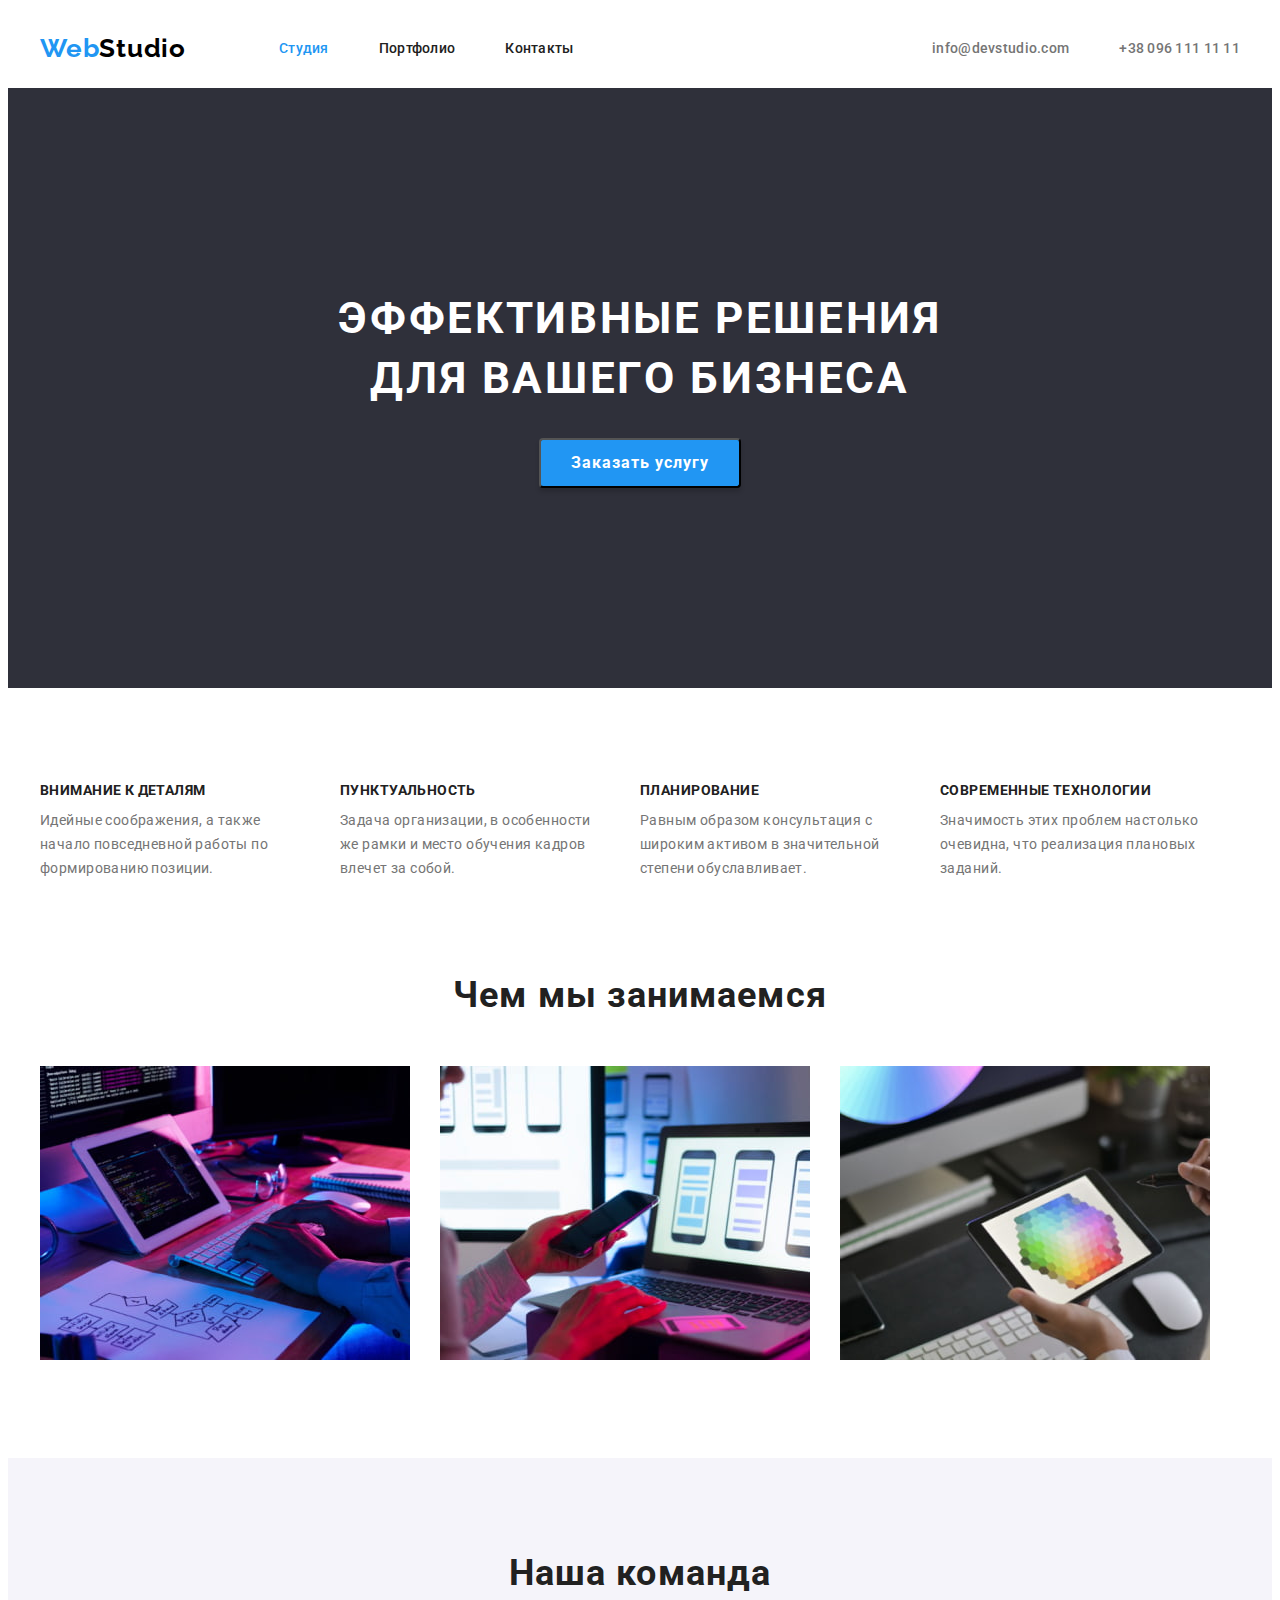
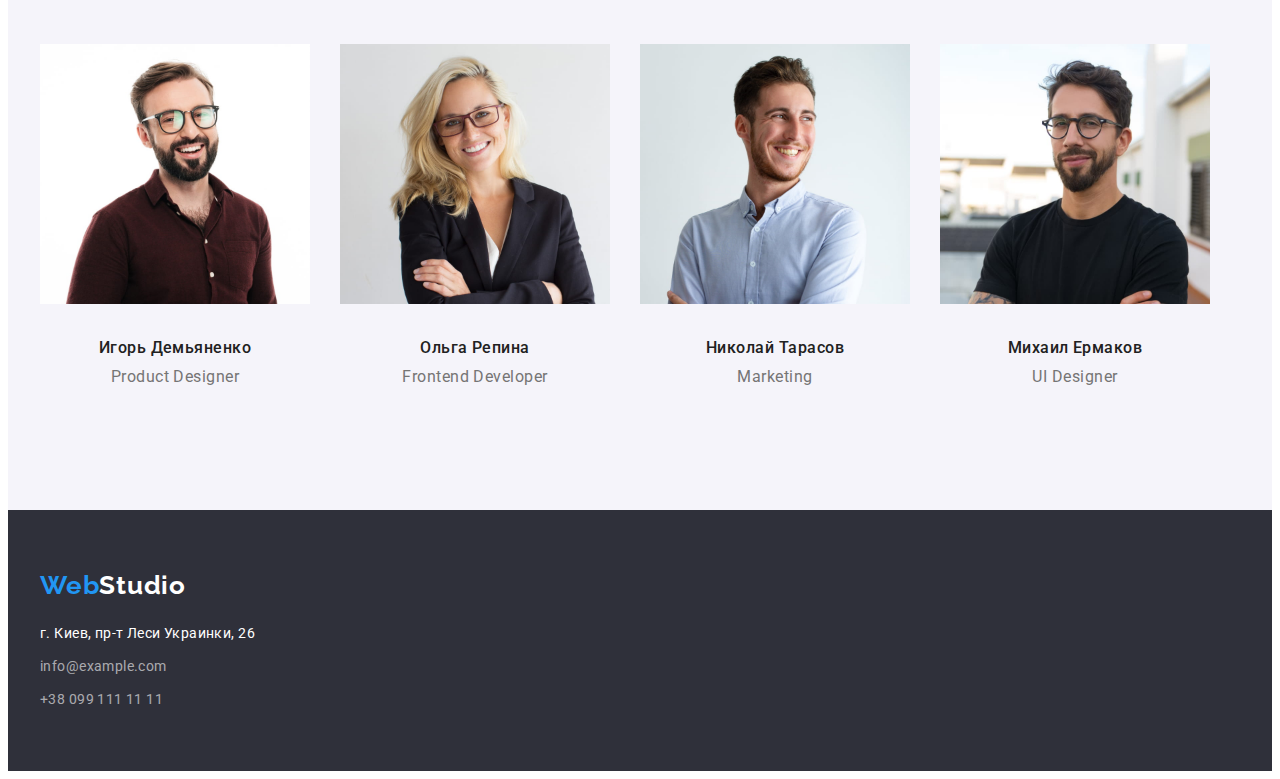
<file: index.html>
<!DOCTYPE html>
<html lang="ru">
  <head>
    <meta charset="UTF-8" />
    <meta http-equiv="X-UA-Compatible" content="IE=edge" />
    <meta name="viewport" content="width=device-width, initial-scale=1.0" />
    <title>Эффективные решения для вашего бизнеса</title>
    <link
      rel="stylesheet"
      href="https://cdnjs.cloudflare.com/ajax/libs/modern-normalize/1.1.0/modern-normalize.min.css"
      integrity="sha512-wpPYUAdjBVSE4KJnH1VR1HeZfpl1ub8YT/NKx4PuQ5NmX2tKuGu6U/JRp5y+Y8XG2tV+wKQpNHVUX03MfMFn9Q=="
      crossorigin="anonymous"
      referrerpolicy="no-referrer"
    />
    <link rel="preconnect" href="https://fonts.googleapis.com" />
    <link rel="preconnect" href="https://fonts.gstatic.com" crossorigin />
    <link
      href="https://fonts.googleapis.com/css2?family=Raleway:wght@700&family=Roboto:wght@400;500;700;900&display=swap"
      rel="stylesheet"
    />
    <link rel="stylesheet" href="./css/styles.css" />
  </head>
  <body>
    <!-- Header section -->
    <header class="header" >
      <div class="container header-container">
       
          <a class="logo logo-header link" lang="en" href=""
            ><span class="logo1">Web</span>Studio
            </a>  
            <nav class="header-nav">
          <ul class="header-list list">
            <li class="header-item">
              <a class="header-link main link" href="">Студия</a>
            </li>
            <li class="header-item">
              <a class="header-link link" href="./portfolio.html">Портфолио</a>
            </li>
            <li class="header-item">
              <a class="header-link link" href="">Контакты</a>
            </li>
          </ul>
        </nav>

        <ul class="adress adress-phone list">
          <li>
            <a class="mail link" href="mailto:info@devstudio.com">info@devstudio.com</a>
          </li>
          <li>
            <a class="header-phone link" href="tel:+380961111111" link> +38 096 111 11 11</a>
          </li>
        </ul>
      
      </div>
    </header>

    <!-- Main section -->
    <main>
      <!-- Hero section -->
      <section class="hero">
        <div class="container">
          <h1 class="main-title">Эффективные решения для вашего бизнеса</h1>
          <button class="main-button hero" type="button">Заказать услугу</button>
        </div>
      </section>
      <section class="our-osobennosti">
        <div class="container">
          <h2 class="visually-hidden">Наши особенности</h2>
                    <ul class="list our-peculiarities" >
            
            <li class="list-peculiarities">
              <h3 class="about-title">Внимание к деталям</h3>

              <p class="about-h3">
                Идейные соображения, а также начало повседневной работы по формированию позиции.
              </p>
            </li>
            
            <li class="list-peculiarities">
              <h3 class="about-title">Пунктуальность</h3>

              <p class="about-h3">
                Задача организации, в особенности же рамки и место обучения кадров влечет за собой.
              </p>
            </li>
            <li class="list-peculiarities">
              <h3 class="about-title">Планирование</h3>

              <p class="about-h3">
                Равным образом консультация с широким активом в значительной степени обуславливает.
              </p>
            </li>
            <li class="list-peculiarities">
              <h3 class="about-title">Современные технологии</h3>

              <p class="about-h3">
                Значимость этих проблем настолько очевидна, что реализация плановых заданий.
              </p>
            </li>
          </ul>
      
        </div>
      </section>
      <!-- About section -->
      <section class="about">
        <div class="container">
          <h2 class="about-our">Чем мы занимаемся</h2>
          <ul class="about-img list">
            <li class="img">
              <img src="./images/Main/About/img.jpg" alt="verstka" width="370" height="294" />
            </li>
            <li class="img">
              <img src="./images/Main/About/img-1.jpg" alt="design" width="370" height="294" />
            </li>
            <li class="img">
              <img src="./images/Main/About/img-2.jpg" alt="decor" width="370" height="294" />
            </li>
          </ul>
        </div>
      </section>
      <section class="team">
        <div class="container">
          <h2 class="about-our">Наша команда</h2>
          <ul class="about-img ">
            <li>
              <img 
                src="./images/Main/our-team/Igor.jpg"
                alt="Игорь Демьяненко"
                width="270"
                height="260"
              />
              <div class="list-our">
              <h3 class="our-team">Игорь Демьяненко</h3>
              <p class="job-title" lang="en">Product Designer</p>
              </div>
            </li>
            <li>
              <img
                src="./images/Main/our-team/Olga.jpg"
                alt="Ольга Репина"
                width="270"
                height="260"
              />
              <div class="list-our">
              <h3 class="our-team">Ольга Репина</h3>
              <p class="job-title" lang="en">Frontend Developer</p>
              </div>
            </li>
            <li>
              <img
                src="./images/Main/our-team/Nikolay.jpg"
                alt="Николай Тарасов"
                width="270"
                height="260"
              />
              <div class="list-our">
              <h3 class="our-team">Николай Тарасов</h3>
              <p class="job-title" lang="en">Marketing</p>
              </div>
            </li>
            <li>
              <img
                src="./images/Main/our-team/Mihail.jpg"
                alt="Михаил Ермаков"
                width="270"
                height="260"
              />
              <div class="list-our">
              <h3 class="our-team">Михаил Ермаков</h3>
              <p class="job-title" lang="en">UI Designer</p>
              </div>
            </li>
          </ul>
        </div>
      </section>
    </main>
    <!-- Footer section -->
    <footer class="footer">
      <div class="container">
        <a class="logo logo-footer link" lang="en" href=""
          ><span class="logo1">Web</span><span class="logo2">Studio</span></a
        >
        <address>
          <ul class="contacts-group list">
            <li class="footer-link contacts-adress">
              <a
                class="contacts-link link"
                href="https://goo.gl/maps/rxHmYrXE4vKQrbf1A"
                target="_blank"
                rel="noopener noreferrer"
                >г. Киев, пр-т Леси Украинки, 26</a
              >
            </li>
            <li class="footer-link contacts-mail">
              <a class="contacts-link mail-tel link" href="mailto:info@example.com"
                >info@example.com</a
              >
            </li>
            <li class="footer-link contacts-tel">
              <a class="contacts-link mail-tel link" href="tel:+380991111111">+38 099 111 11 11</a>
            </li>
          </ul>
        </address>
      </div>
    </footer>
  </body>
</html>
</file>
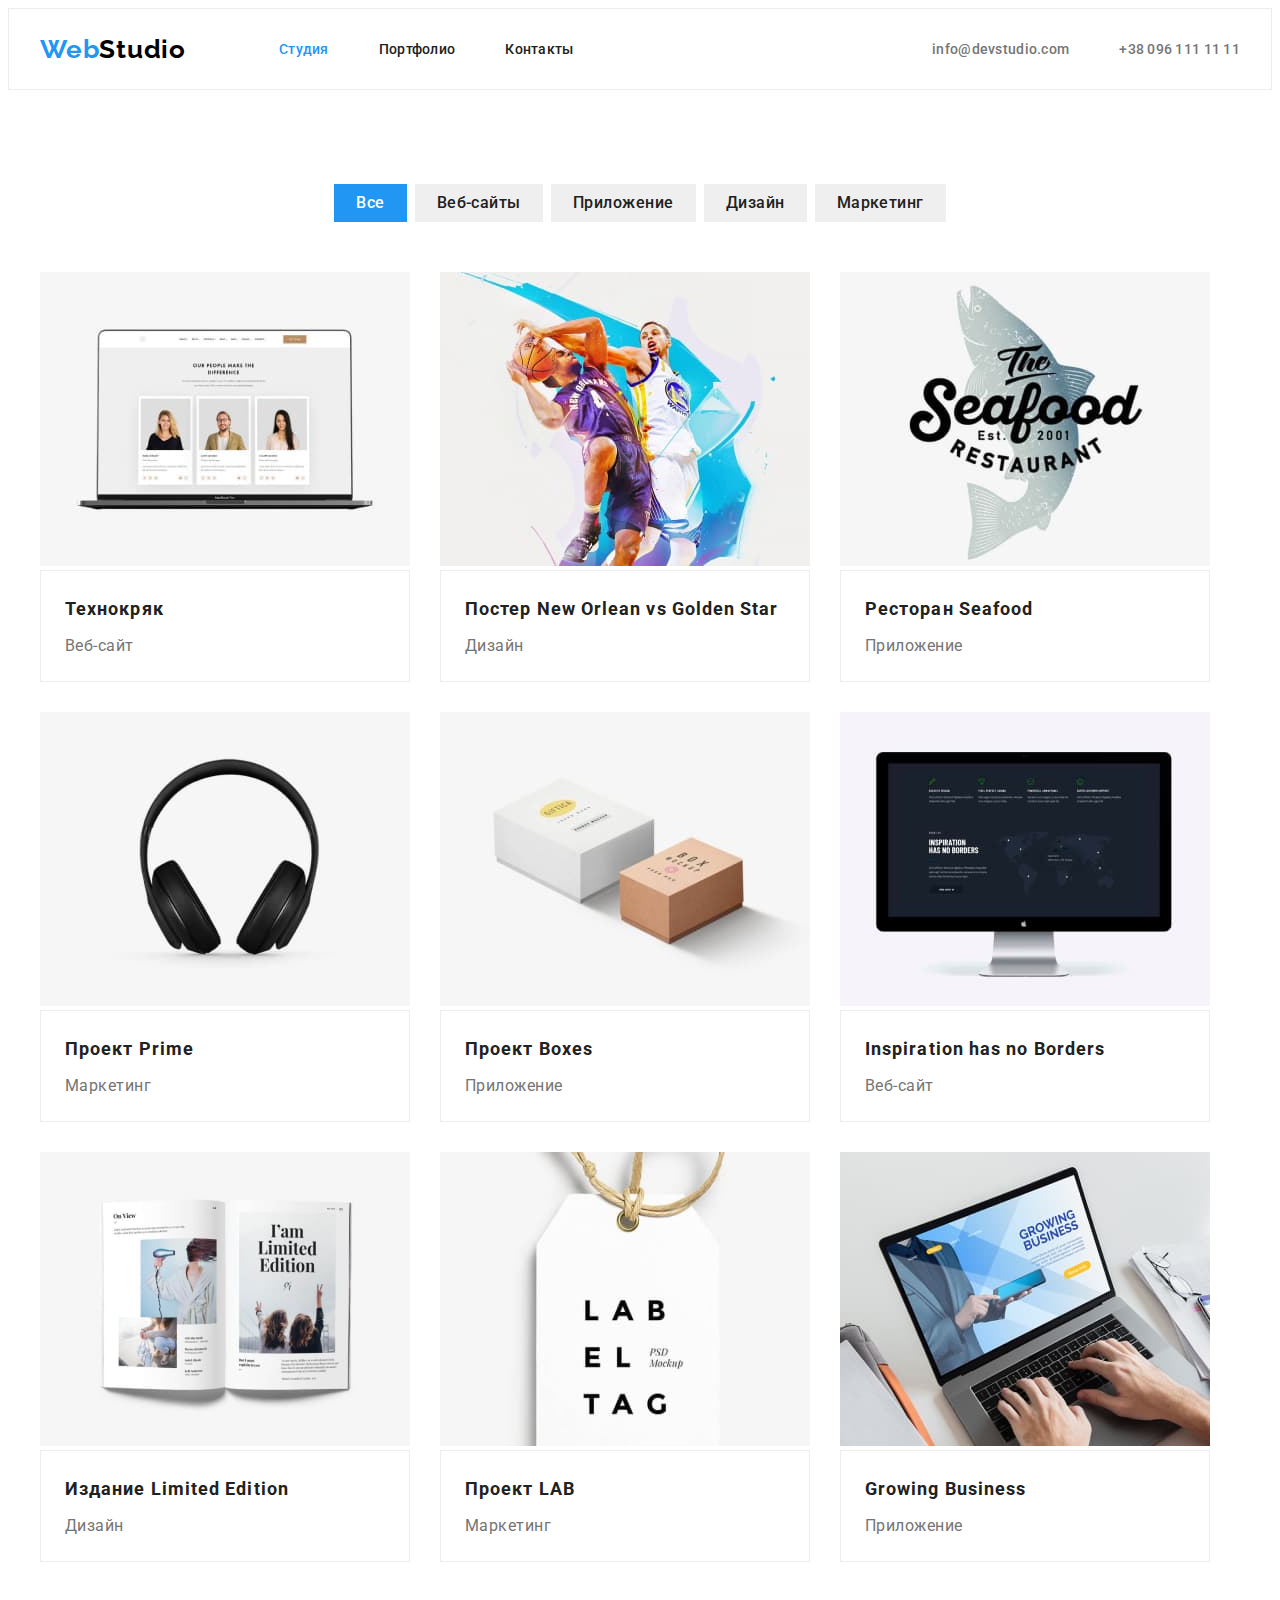
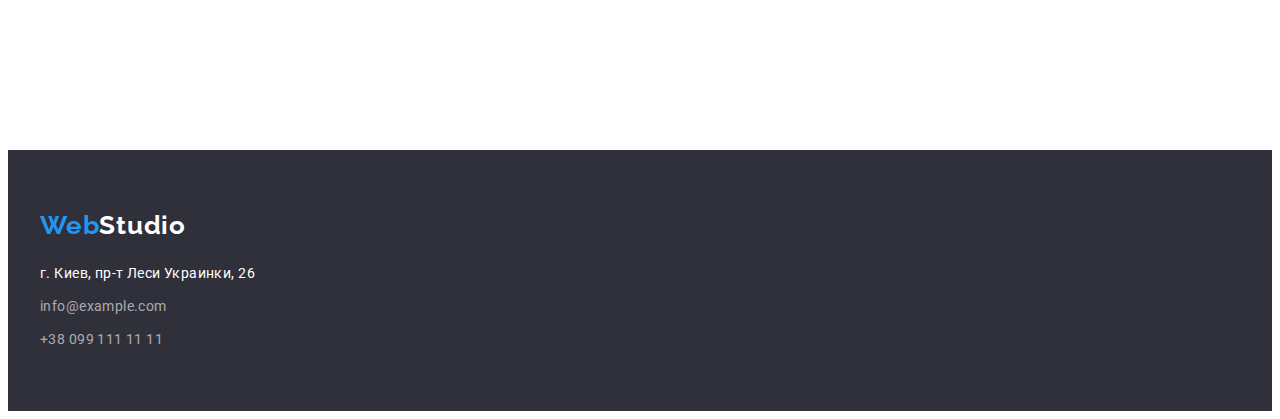
<file: portfolio.html>
<!DOCTYPE html>
<html lang="ru">
  <head>
    <meta charset="UTF-8" />
    <meta http-equiv="X-UA-Compatible" content="IE=edge" />
    <meta name="viewport" content="width=device-width, initial-scale=1.0" />
    <title>Портфолио</title>
    <link
      rel="stylesheet"
      href="https://cdnjs.cloudflare.com/ajax/libs/modern-normalize/1.1.0/modern-normalize.min.css"
      integrity="sha512-wpPYUAdjBVSE4KJnH1VR1HeZfpl1ub8YT/NKx4PuQ5NmX2tKuGu6U/JRp5y+Y8XG2tV+wKQpNHVUX03MfMFn9Q=="
      crossorigin="anonymous"
      referrerpolicy="no-referrer"
    />
    <!-- Fonts start -->
    <link rel="preconnect" href="https://fonts.googleapis.com" />
    <link rel="preconnect" href="https://fonts.gstatic.com" crossorigin />
    <link
      href="https://fonts.googleapis.com/css2?family=Raleway:wght@700&family=Roboto:wght@400;500;700;900&display=swap"
      rel="stylesheet"
    />
    <!-- Fonts end -->
    <link rel="stylesheet" href="./css/styles.css" />
  </head>
  <body>
    <!-- Header section -->
    <header class="header header-portfolio" >
      <div class="container header-container">
       
          <a class="logo logo-header link" lang="en" href=""
            ><span class="logo1">Web</span>Studio
            </a>  
            <nav class="header-nav">
          <ul class="header-list list">
            <li class="header-item">
              <a class="header-link main link" href="./index.html">Студия</a>
            </li>
            <li class="header-item">
              <a class="header-link link" href="">Портфолио</a>
            </li>
            <li class="header-item">
              <a class="header-link link" href="">Контакты</a>
            </li>
          </ul>
        </nav>

        <ul class="adress adress-phone list">
          <li>
            <a class="mail link" href="mailto:info@devstudio.com">info@devstudio.com</a>
          </li>
          <li>
            <a class="header-phone link" href="tel:+380961111111" link> +38 096 111 11 11</a>
          </li>
        </ul>
      
      </div>
    </header>
    <!-- Main section -->
    <main>
      <!-- Hero section -->
      <section class="hero1">
        <div class="container">
          <ul class="button list">
            <li class="btn">
              <button class="main-button-portfolio" type="button">Все</button>
            </li>
            <li class="btn">
              <button class="secondary-button">Веб-сайты</button>
            </li>
            <li class="btn">
              <button class="secondary-button" type="button">Приложение</button>
            </li>
            <li class="btn">
              <button class="secondary-button" type="button">Дизайн</button>
            </li>
            <li class="btn">
              <button class="secondary-button" type="button">Маркетинг</button>
            </li>
          </ul>

          <ul class="images-list list">
            <li class="img">
              <a href class="link">
                <img src="./images/Portfolio/Tehnokryak.jpg" alt="Технокряк" width="370" />
                <div class="images-portfolio">
                <h3 class="text">Технокряк</h3>
                <p class="desc">Веб-сайт</p>
              </div>
              </a>
            </li>
            <li class="img">
              <a href class="link">
                <img
                  src="./images/Portfolio/Poster.jpg"
                  alt="Постер New Orlean vs Golden Star"
                  width="370"
                /><div class="images-portfolio">
                <h3 class="text">Постер <span lang="en">New Orlean vs Golden Star</span></h3>
                <p class="desc">Дизайн</p>
              </div>
              </a>
            </li>
            <li class="img">
              <a href class="link">
                <img src="./images/Portfolio/Seafood.jpg" alt="Ресторан Seafood" width="370" />
                <div class="images-portfolio">
                <h3 class="text">Ресторан<span lang="en"> Seafood</span></h3>
                <p class="desc">Приложение</p>
              </div>
              </a>
            </li>
            <li class="img">
              <a href class="link">
                <img src="./images/Portfolio/headphones.jpg" alt="Проект Prime" width="370" />
                <div class="images-portfolio">
                <h3 class="text">Проект<span lang="en"> Prime</span></h3>
                <p class="desc">Маркетинг</p>
              </div>
              </a>
            </li>
            <li class="img">
              <a href class="link">
                <img src="./images/Portfolio/Boxes.jpg" alt="Проект Boxes" width="370" />
                <div class="images-portfolio">
                <h3 class="text">Проект<span lang="en"> Boxes</span></h3>
                <p class="desc">Приложение</p>
              </div>
              </a>
            </li>
            <li class="img">
              <a href class="link">
                <img
                  src="./images/Portfolio/Monitor.jpg"
                  alt="Inspiration has no Borders"
                  width="370"
                />
                <div class="images-portfolio">
                <h3 class="text" lang="en">Inspiration has no Borders</h3>
                <p class="desc">Веб-сайт</p>
              </div>
              </a>
            </li>
            <li class="img">
              <a href class="link">
                <img src="./images/Portfolio/Book.jpg" alt="Издание Limited Edition" width="370" />
                <div class="images-portfolio">
                <h3 class="text">Издание<span lang="en"> Limited Edition</span></h3>
                <p class="desc">Дизайн</p>
              </div>
              </a>
            </li>
            <li class="img">
              <a href class="link">
                <img src="./images/Portfolio/Project.jpg" alt="Проект LAB" width="370" />
                <div class="images-portfolio">
                <h3 class="text">Проект<span lang="en"> LAB</span></h3>
                <p class="desc">Маркетинг</p>
              </div>
              </a>
            </li>

            <li class="img">
              <a href class="link">
                <img src="./images/Portfolio/Notebook.jpg" alt="Growing Business" width="370" />
                <div class="images-portfolio">
                <h3 class="text" lang="en">Growing Business</h3>
                <p class="desc">Приложение</p>
              </div>
              </a>
            </li>
          </ul>
        </div>
      </section>
    </main>
    <!-- Footer section -->
    <footer class="footer">
      <div class="container">
        <a class="logo logo-footer link" lang="en" href=""
          ><span class="logo1">Web</span><span class="logo2">Studio</span></a
        >
        <address>
          <ul class="contacts-group list">
            <li class="footer-link contacts-adress">
              <a
                class="contacts-link link"
                href="https://goo.gl/maps/rxHmYrXE4vKQrbf1A"
                target="_blank"
                rel="noopener noreferrer"
                >г. Киев, пр-т Леси Украинки, 26</a
              >
            </li>
            <li class="footer-link contacts-mail">
              <a class="contacts-link mail-tel link" href="mailto:info@example.com"
                >info@example.com</a
              >
            </li>
            <li class="footer-link contacts-tel">
              <a class="contacts-link mail-tel link" href="tel:+380991111111">+38 099 111 11 11</a>
            </li>
          </ul>
        </address>
      </div>
    </footer>
  </body>
</html>
</file>
<file: css/styles.css>
:root{
    /* fonts */
    --main-font: "Roboto", sans-serif;
    --secondary-font: "Raleway", sans-serif;
    /* text colors */
    --header-web-txt-cl: #000000;
    --header-secondary-web-txt-cl: #2196F3;
    --header-secondary-tel-cl: #757575;
    
    --main-txt-cl:#FFFFFF;
    --main-secondary-txt-cl:#188CE8; 
    --main-osob-txt-cl: #212121;
    --main-osob1-txt-cl:#757575;
    --main-secon-team-txt-cl: #757575;

    --footer-web-txt-cl:#FFFFFF;
    --footer--web-secondary-txt-cl:#2196F3;
    --footer-address-txt-cl:#FFFFFF;

    /* bg colors */
    --header-bg-cl: #FFFFFF;

    --main-bg-cl: #2F303A;
    --main-secondary-bg-cl:#E5E5E5;
    --main-team-bg-cl: #F5F4FA;
    
    --footer-bg-cl: #2F303A;
    
    /* others */
}
body {
   font-family: var(--main-font);
   color: #212121;
   }
   a{
    text-decoration: none;
    color: currentColor;
    }
    h1,h2,h3,h4,h5,h6,p{
        margin: 0;
    }
    ul,ol{
        list-style: none;
    }
     
    .container {
        width: 1200px;
        padding-left: 15px;
        padding-right: 15px;
        margin-left: auto;
        margin-right: auto;

    }
    .header-container,
    .adress{
        display: flex;
        align-items: center;
    } 
    .logo-header{
        margin-right: 93px;
        padding-top: 24px;
        padding-bottom: 24px;
    }
    .header-nav{
        margin-right: auto;
    }
   .header-link,
   .mail,
   .header-phone{
    display: block;
        padding-top: 32px;
        padding-bottom: 32px;
    }
    .header-list{
        display: flex;
        gap: 50px;
    }
     
    .mail{
 font-weight: 500;
font-size: 14px;
line-height:calc(16/14);
letter-spacing: 0.02em;

color:var(--header-secondary-tel-cl);

   }
    .adress-phone{
        gap: 50px;
 font-weight: 500;
font-size: 14px;
line-height: 16px;
letter-spacing: 0.02em;

color: #757575;
   }
  .hero{
    background-color: var(--main-bg-cl);
    padding-top: 200px;
    padding-bottom: 200px;
    }

.main-title{
    width: 696px;
    /* padding: 200px 256px 280px; */
  margin-left: auto;
  margin-right: auto;
  margin-bottom: 30px;
    font-weight: 900px;
    font-size: 44px;
    line-height:calc(60/44);
    /* or 136% */
    
    text-align: center;
    letter-spacing: 0.06em;
    text-transform: uppercase;
    
    color: #FFFFFF;
    }
.main-button {
display: block;
margin: 0 auto;
max-width: 250px;
min-width: 200px;
min-height: 50px;
padding: 8px 30px;
background: #2196F3;
box-shadow: 0px 4px 4px rgba(0, 0, 0, 0.15);
border-radius: 4px;

font-family:inherit;
font-weight: 700;
font-size: 16px;
line-height:calc(30/16);
/* identical to box height, or 188% */
letter-spacing: 0.06em;

color: #FFFFFF;
cursor: pointer;
}
.visually-hidden {
    position: absolute;
    white-space: nowrap;
    width: 1px;
    height: 1px;
    overflow: hidden;
    border: 0;
    padding: 0;
    clip: rect(0 0 0 0);
    clip-path: inset(50%);
    margin: -1px;
  }  
  .list-peculiarities{
    width: 270px;
  }
  .our-osobennosti{
    padding-top: 94px;
  }
.our-peculiarities{
    display: flex;
    gap: 30px;
    flex-basis: 270px;
    padding-top: 94px;
    }
.about{
    padding-top: 94px;
    padding-bottom: 94px;
    }
.about-our{
        
    font-weight: 700;
    font-size: 36px;
    line-height:  calc(42 / 36);
    text-align: center;
    letter-spacing: 0.03em;
    margin-bottom: 50px;
    
    color: #212121;
    }
   
    .about-img{
        display: flex;
        gap: 30px;
        margin: 0;
        padding-left: 0;
         
    }
    .list-our{
        padding-top: 30px;
        padding-bottom: 30px;
    }
    .logo-footer{
        display: block;
        margin-bottom: 20px;
    }
    .footer-link{
        margin-bottom: 9px;
    }
    .footer-link:last-child{
margin-bottom: 0;
    }
.main-button-portfolio{
    font-family:inherit;
font-weight: 500;
font-size: 16px;
line-height:calc(26/16);
/* identical to box height, or 162% */

letter-spacing: 0.03em;

color: #FFFFFF;
background-color: #2196F3;
cursor: pointer;
}
.text{
font-weight: 700;
font-size: 18px;
line-height:calc(36/18);
/* identical to box height, or 200% */

letter-spacing: 0.06em;
margin-bottom: 4px;
}
.desc{
    line-height:calc(30/16);
    /* identical to box height, or 188% */
    
    letter-spacing: 0.03em;
    
    color: #757575;
}
.secondary-button{
    font-family:inherit;
font-weight: 500;
font-size: 16px;
line-height:calc(26/16);
/* identical to box height, or 162% */

letter-spacing: 0.03em;

color: #212121;
}
.secondary-button:hover,
.secondary-button:focus
{ 
    cursor: pointer;
    color: white;
    background-color: #2196F3;
}
/* reset styles */
.link{
text-decoration: none;
color: currentColor;
}
.list{
list-style: none;
padding: 0px;
margin: 0px;
}
.main {
    color: #2196F3;
}
.header-link{
font-weight: 500;
font-size: 14px;
line-height:calc(16/14);
letter-spacing: 0.02em;
}
.header-link:hover,
.header-link:focus{
    color: #2196F3;
}
.mail:hover,
.mail:focus{
    color: #2196F3;
}
.header-phone:hover,
.header-phone:focus{
    color: #2196F3;
}
.contacts-link{
font-style: normal;
font-size: 14px;
line-height:calc(24/14);
/* or 171% */

letter-spacing: 0.03em;
color: #FFFFFF;
}
.mail-tel{
    color: rgba(255, 255, 255, 0.6);

}
.contacts-link:hover,
.contacts-link:focus{
    color: #2196F3;
}
.logo{
    font-family:var(--secondary-font);
        font-weight: 700;
    font-size: 26px;
    line-height:calc(31/26);
    /* identical to box height */
    
    letter-spacing: 0.03em;
    color: var(--header-web-txt-cl );

} 
.team{
    background-color: #F5F4FA;
    padding-top: 94px;
    padding-bottom: 94px;
}
.about-title{
     font-weight: 700;
     margin-bottom: 10px;
    font-size: 14px;
    line-height:calc(16 / 14);
    letter-spacing: 0.03em;
    text-transform: uppercase;
color: var(--main-osob-txt-cl);
}
.about-h3{
    font-size: 14px;
    line-height:calc(24 / 14);
    /* or 171% */
    
    letter-spacing: 0.03em;
    
    color:var(--main-osob1-txt-cl);
    }

    .our-team{
        margin-bottom: 10px;
font-weight: 500;
font-size: 16px;
line-height:calc(19/16);
/* identical to box height */

text-align: center;
letter-spacing: 0.03em;

color: #212121;
    }
    .job-title{
line-height:calc(19/16);
/* identical to box height */

text-align: center;
letter-spacing: 0.03em;

color: #757575;
    }


.logo1{
    color: #2196F3;
}
.logo2{
    color: #FFFFFF;
}
.logo2:hover,
.logo2:focus{
    color: #2196F3;
}
.footer{
    background-color: #2F303A;
    padding-top: 60px;
    padding-bottom: 60px;
}

/* Portfolio */

.header-portfolio{
    border: 1px solid #ececec;
}
.button{
    display: flex;
    gap: 8px;
    justify-content: center;
    margin-bottom: 50px;
}
.main-button-portfolio,
.secondary-button{
    padding: 6px 22px;
    border: none;

}
.images-list{
    display: flex;
    gap: 30px;
    flex-wrap: wrap;
    padding-bottom: 94px;
}
.hero1{
    padding-top: 94px;
    padding-bottom: 94px;
}
.images-portfolio{
    padding: 20px 24px;
    border: 1px solid #eeeeee;
}

.img{
    flex-basis: calc((100%-30*3)/4);
}
</file>
